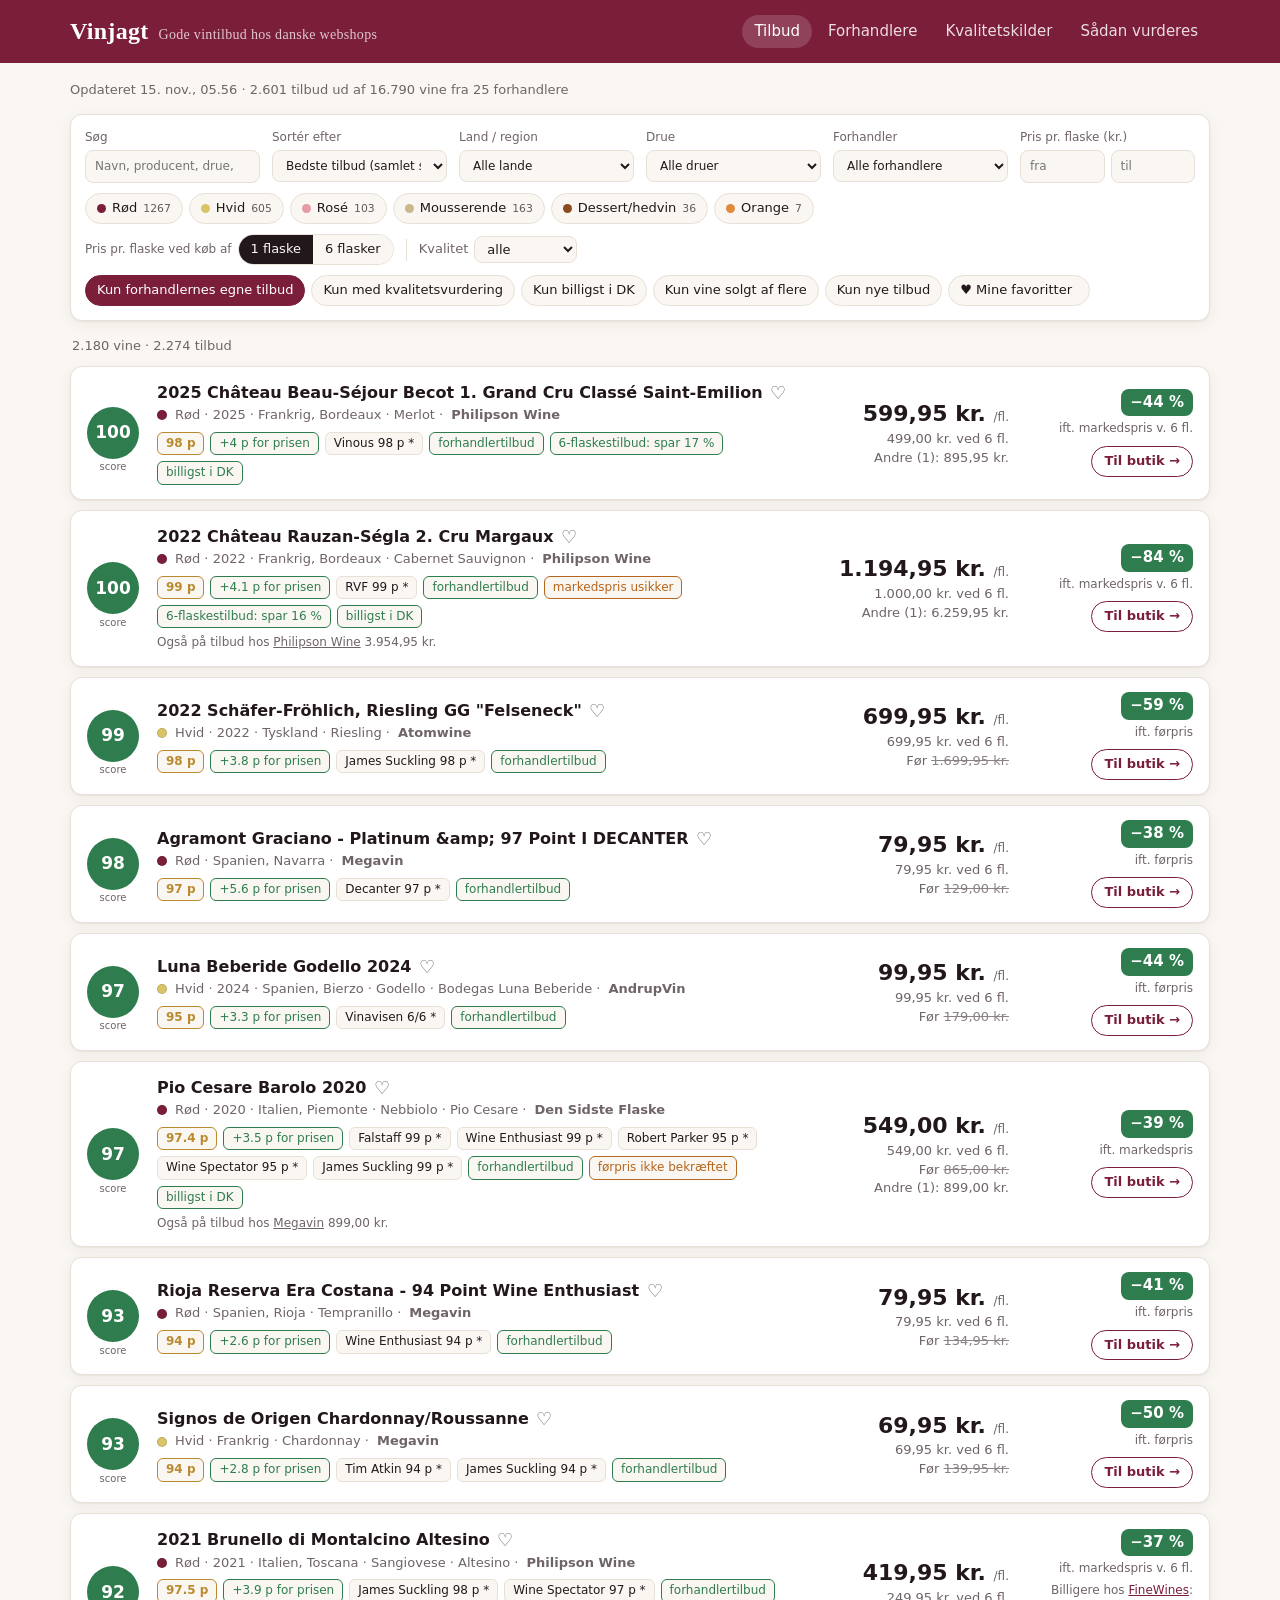
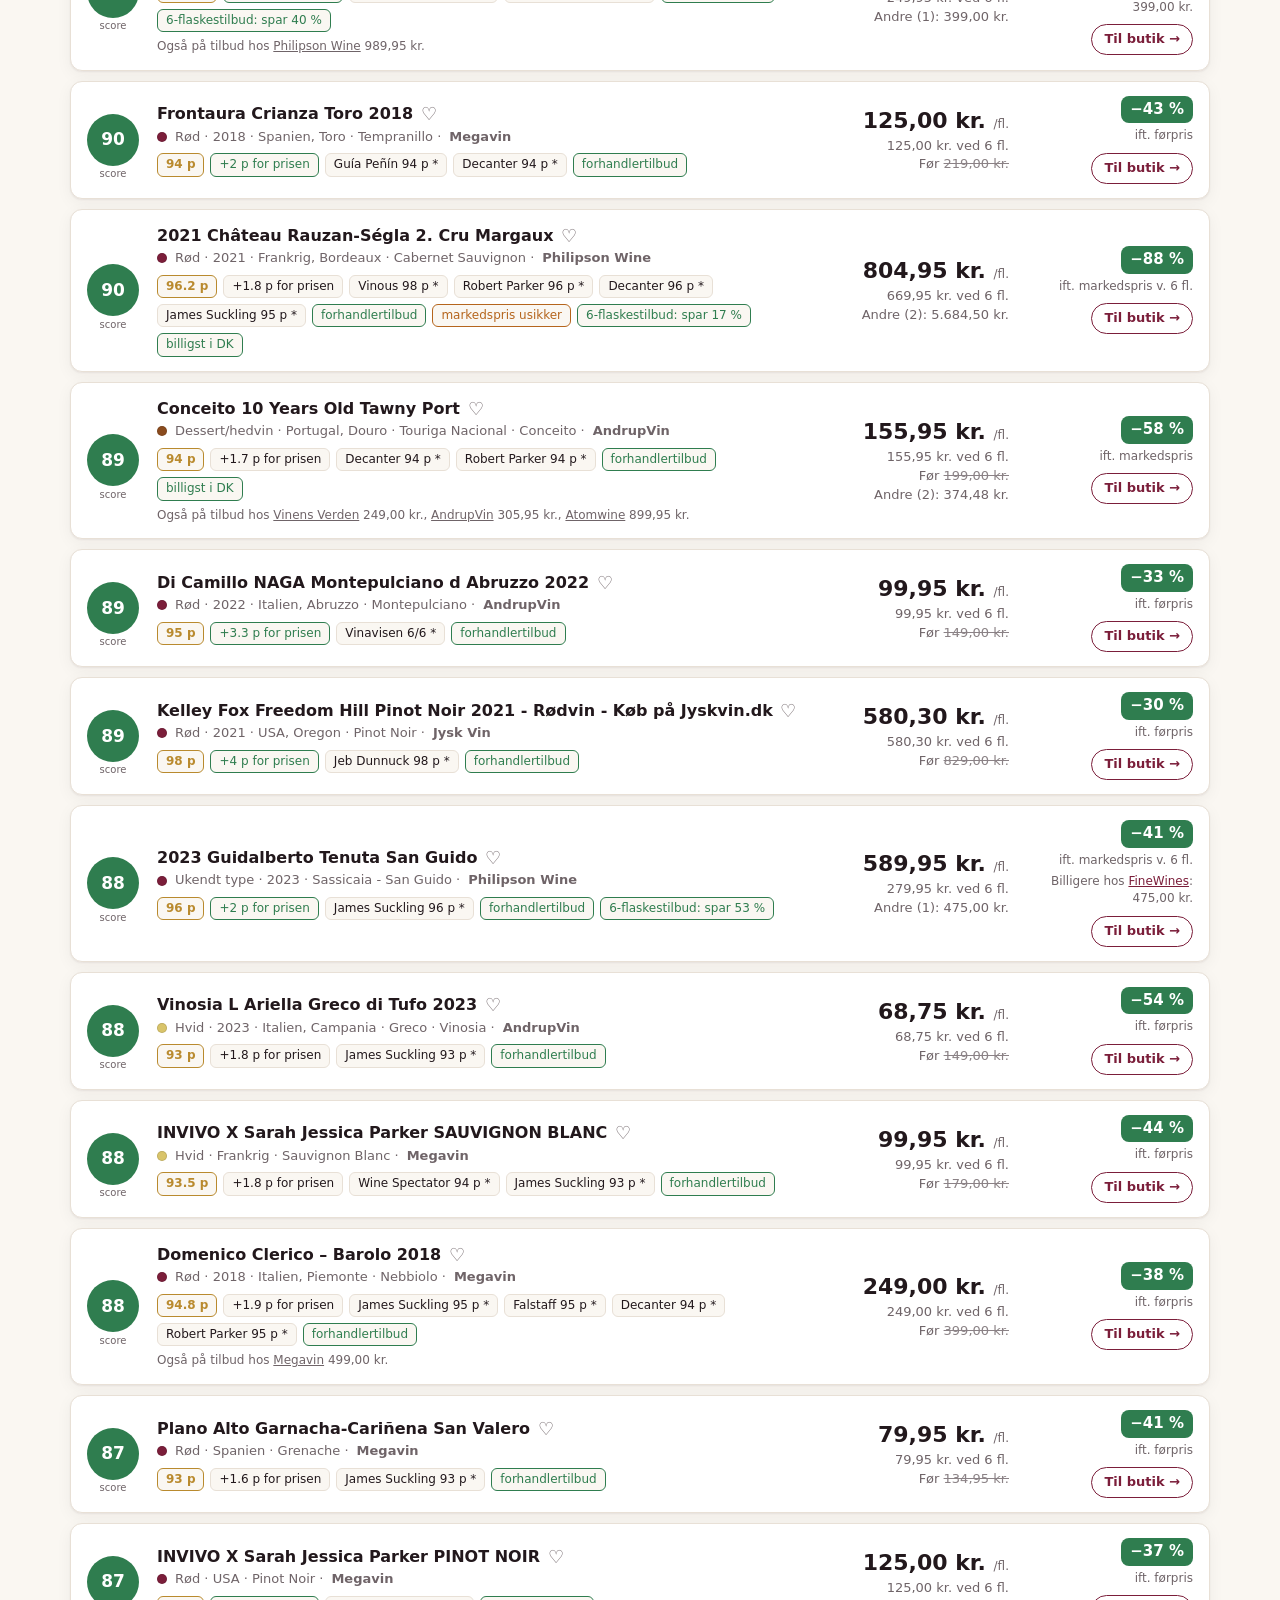
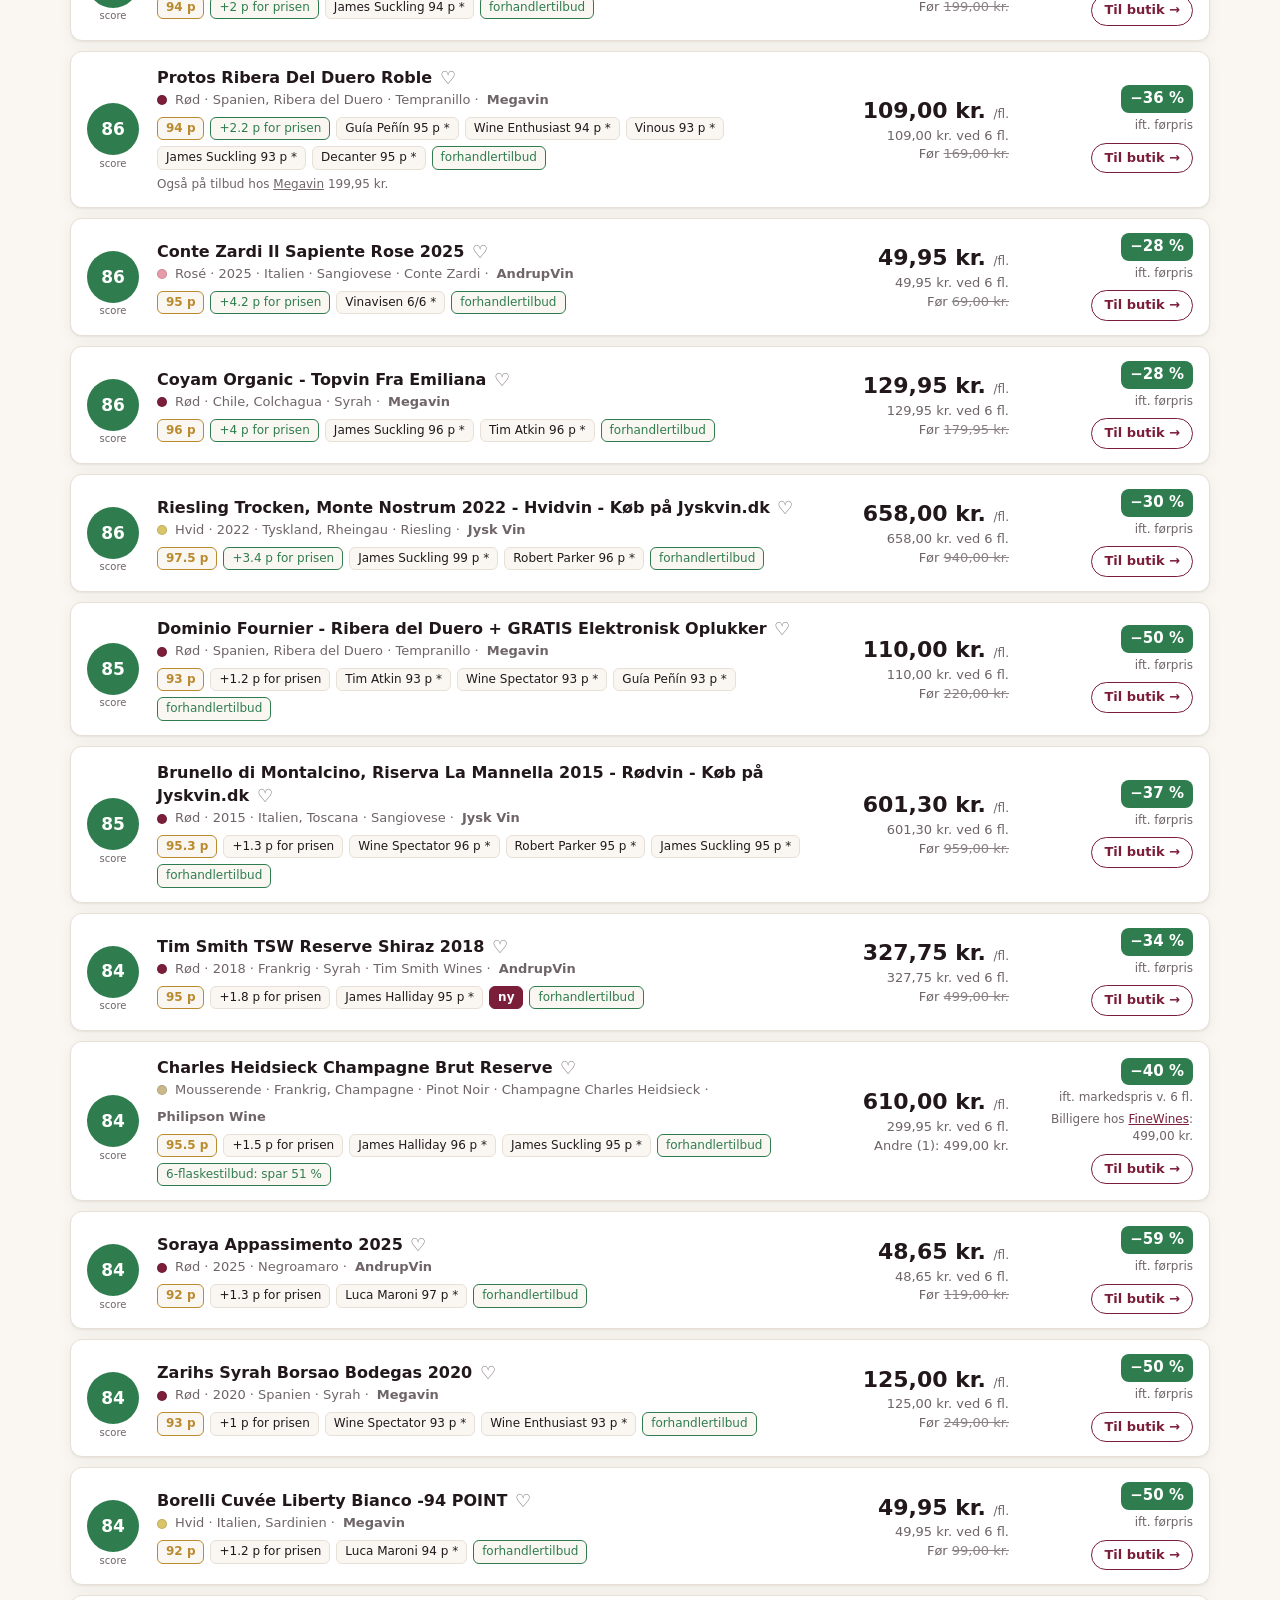
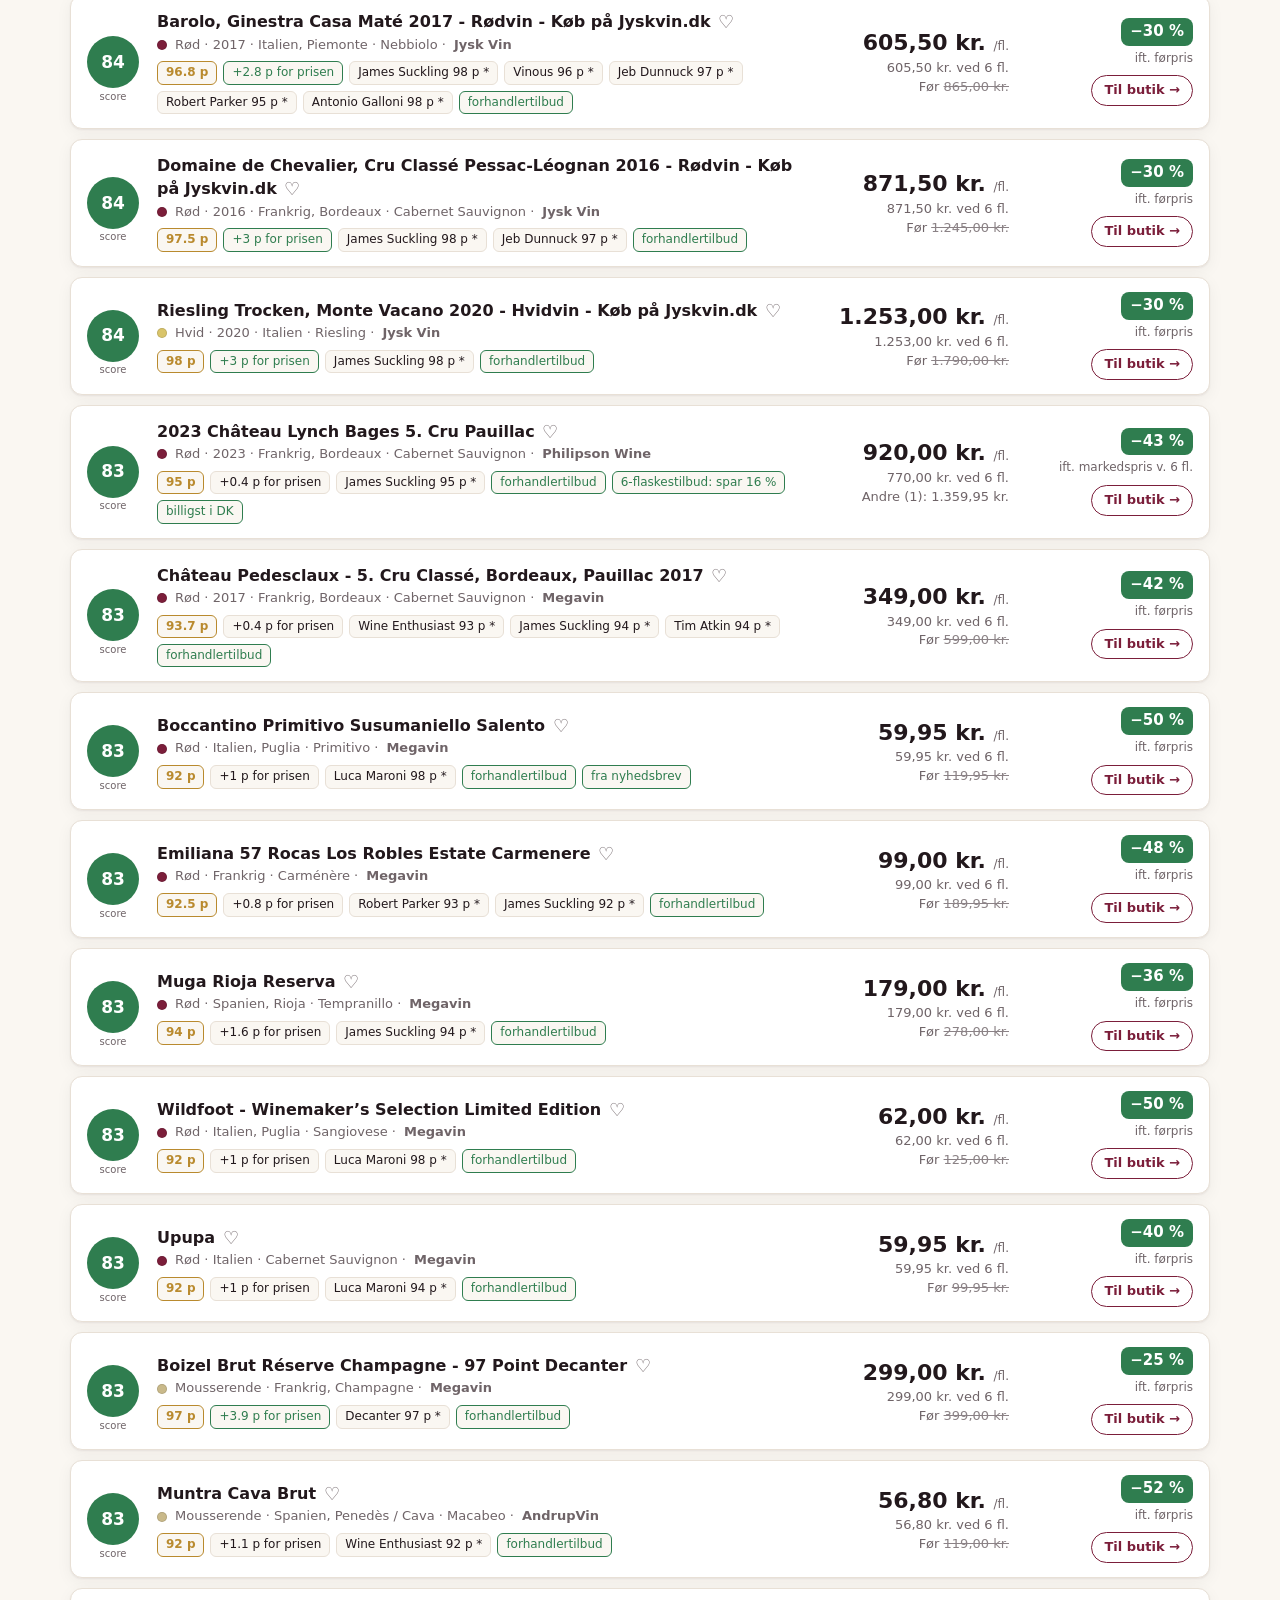
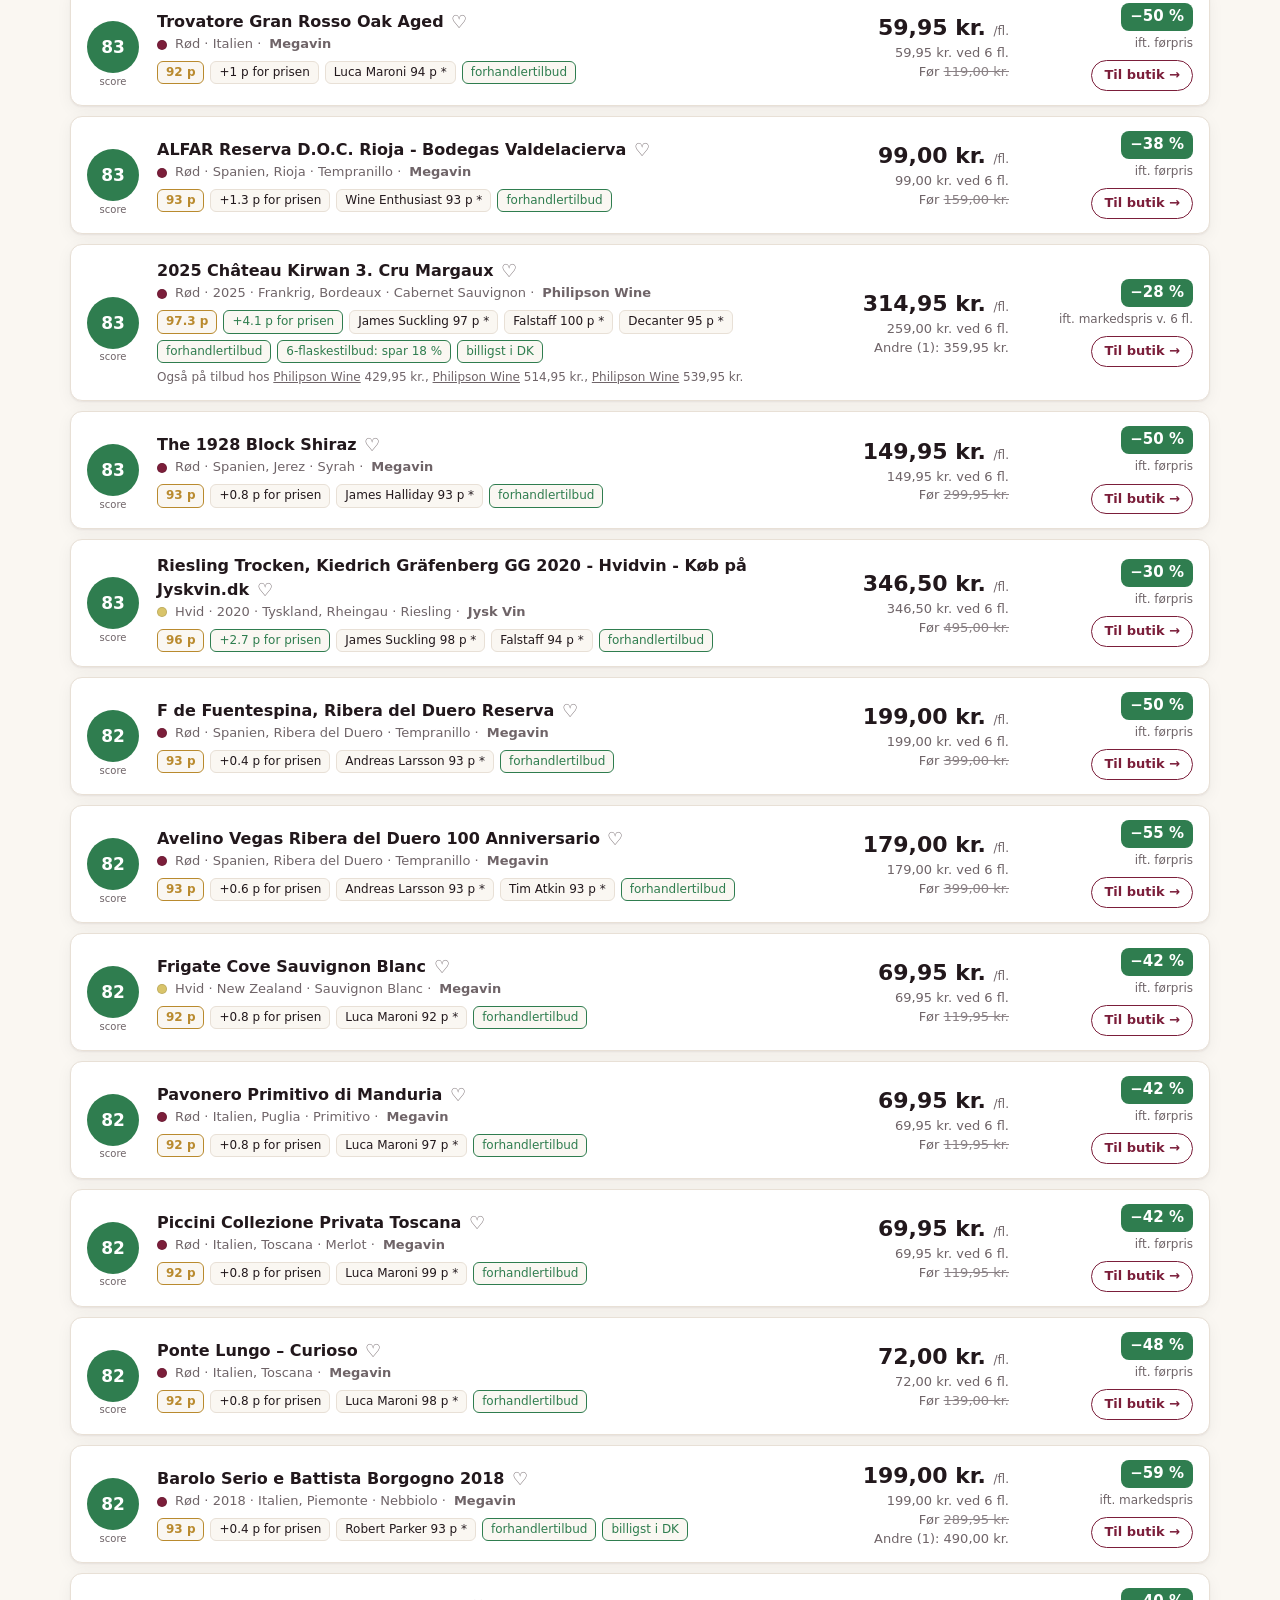
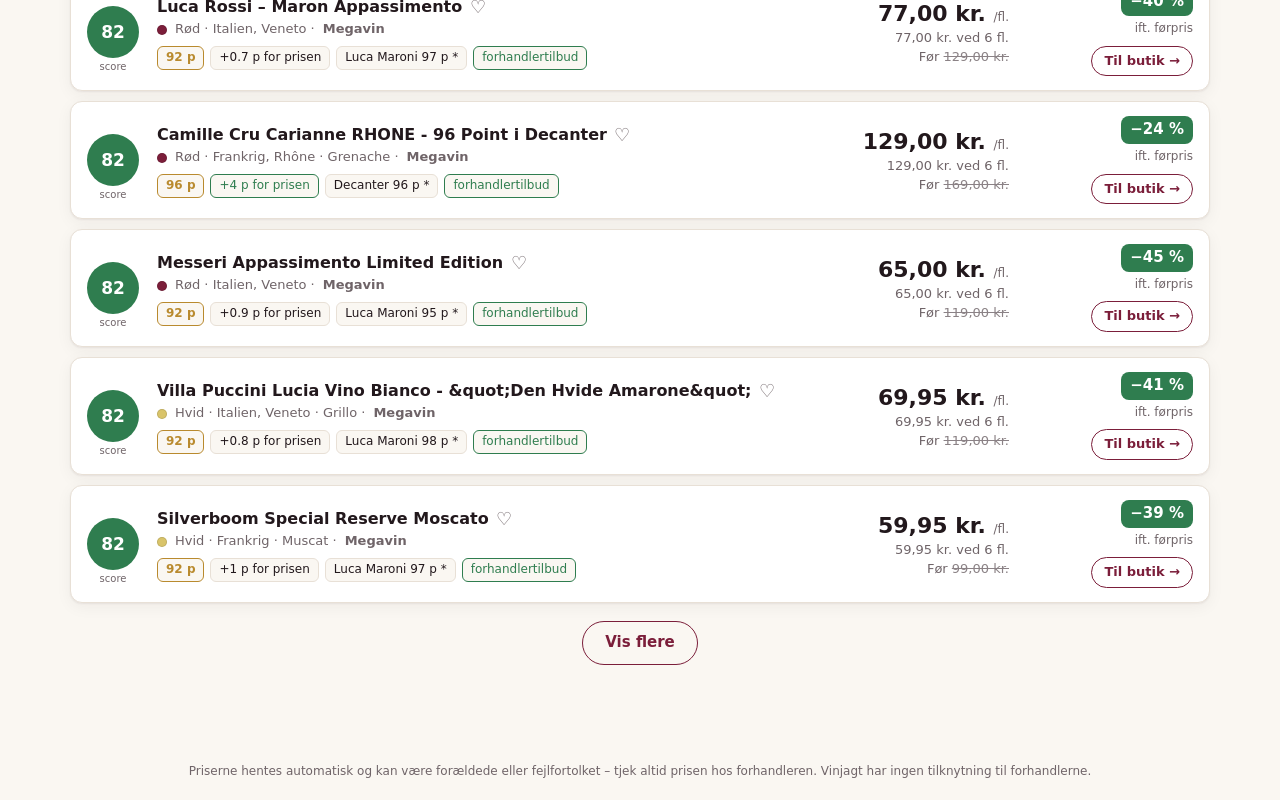
<file: index.html>
<!DOCTYPE html>
<html lang="da">
<head>
<meta charset="utf-8">
<meta name="viewport" content="width=device-width, initial-scale=1">
<title>Vinjagt – gode vintilbud hos danske webshops</title>
<link rel="icon" href="data:image/svg+xml,<svg xmlns='http://www.w3.org/2000/svg' viewBox='0 0 100 100'><text y='.9em' font-size='90'>🍷</text></svg>">
<link rel="stylesheet" href="assets/style.css">
</head>
<body>
<header class="top"><div class="wrap">
  <h1 id="title">Vinjagt<span id="subtitle"></span></h1>
  <nav><a href="index.html" class="on">Tilbud</a><a href="forhandlere.html">Forhandlere</a><a href="kilder.html">Kvalitetskilder</a><a href="metode.html">Sådan vurderes</a></nav>
</div></header>
<main class="wrap">
  <p class="meta" id="meta">Indlæser …</p>
  <section class="filters" id="filters" aria-label="Filtre">
    <label class="f-search">Søg<input id="q" type="search" placeholder="Navn, producent, drue, område …"></label>
    <button class="ftoggle" id="ftoggle" type="button" aria-expanded="false" aria-controls="filters">Filtre</button>
    <label class="f-sort">Sortér efter
      <select id="sort">
        <option value="s">Bedste tilbud (samlet score)</option>
        <option value="d">Største rabat</option>
        <option value="p">Laveste pris</option>
        <option value="-p">Højeste pris</option>
        <option value="q">Højeste kvalitet</option>
        <option value="v">Bedste værdi for pengene</option>
        <option value="n">Navn A–Å</option>
        <option value="fs">Nyeste tilbud</option>
      </select></label>
    <label class="f-country">Land / region<select id="country"><option value="">Alle lande</option></select></label>
    <label class="f-grape">Drue<select id="grape"><option value="">Alle druer</option></select></label>
    <label class="f-shop">Forhandler<select id="shop"><option value="">Alle forhandlere</option></select></label>
    <div class="f-price"><span>Pris pr. flaske (kr.)</span>
      <div><input id="min" type="number" min="0" step="10" placeholder="fra" aria-label="Mindste pris">
      <input id="max" type="number" min="0" step="10" placeholder="til" aria-label="Højeste pris"></div></div>
    <div class="chips" id="types"></div>
    <div class="chips">
      <span class="lbl">Pris pr. flaske ved køb af</span>
      <span class="seg" id="basis"><button data-v="1" class="on">1 flaske</button><button data-v="6">6 flasker</button></span>
      <span class="sep"></span>
      <label class="inline">Kvalitet <select id="minq"><option value="">alle</option><option value="85">85+ point</option>
        <option value="88">88+ point</option><option value="90">90+ point</option><option value="92">92+ point</option></select></label>
    </div>
    <div class="chips">
      <button class="chip" id="own" title="Kun varer forhandleren selv har sat ned eller lagt på sin tilbudsside">Kun forhandlernes egne tilbud</button>
      <button class="chip" id="rated">Kun med kvalitetsvurdering</button>
      <button class="chip" id="cheapest">Kun billigst i DK</button>
      <button class="chip" id="multi">Kun vine solgt af flere</button>
      <button class="chip" id="fresh" title="Tilbud der er startet inden for det seneste døgn">Kun nye tilbud</button>
      <button class="chip" id="favs" title="Vine du har markeret med ♥ (gemmes i denne browser)">♥ Mine favoritter <small id="favn"></small></button>
      <button class="reset" id="reset" type="button" hidden>Nulstil filtre</button>
    </div>
  </section>
  <p class="count" id="count"></p>
  <div class="list" id="list"></div>
  <button class="more" id="more" hidden>Vis flere</button>
</main>
<footer>Priserne hentes automatisk og kan være forældede eller fejlfortolket – tjek altid prisen hos forhandleren. Vinjagt har ingen tilknytning til forhandlerne.</footer>
<script src="assets/common.js"></script>
<script src="assets/app.js"></script>
</body>
</html>
</file>
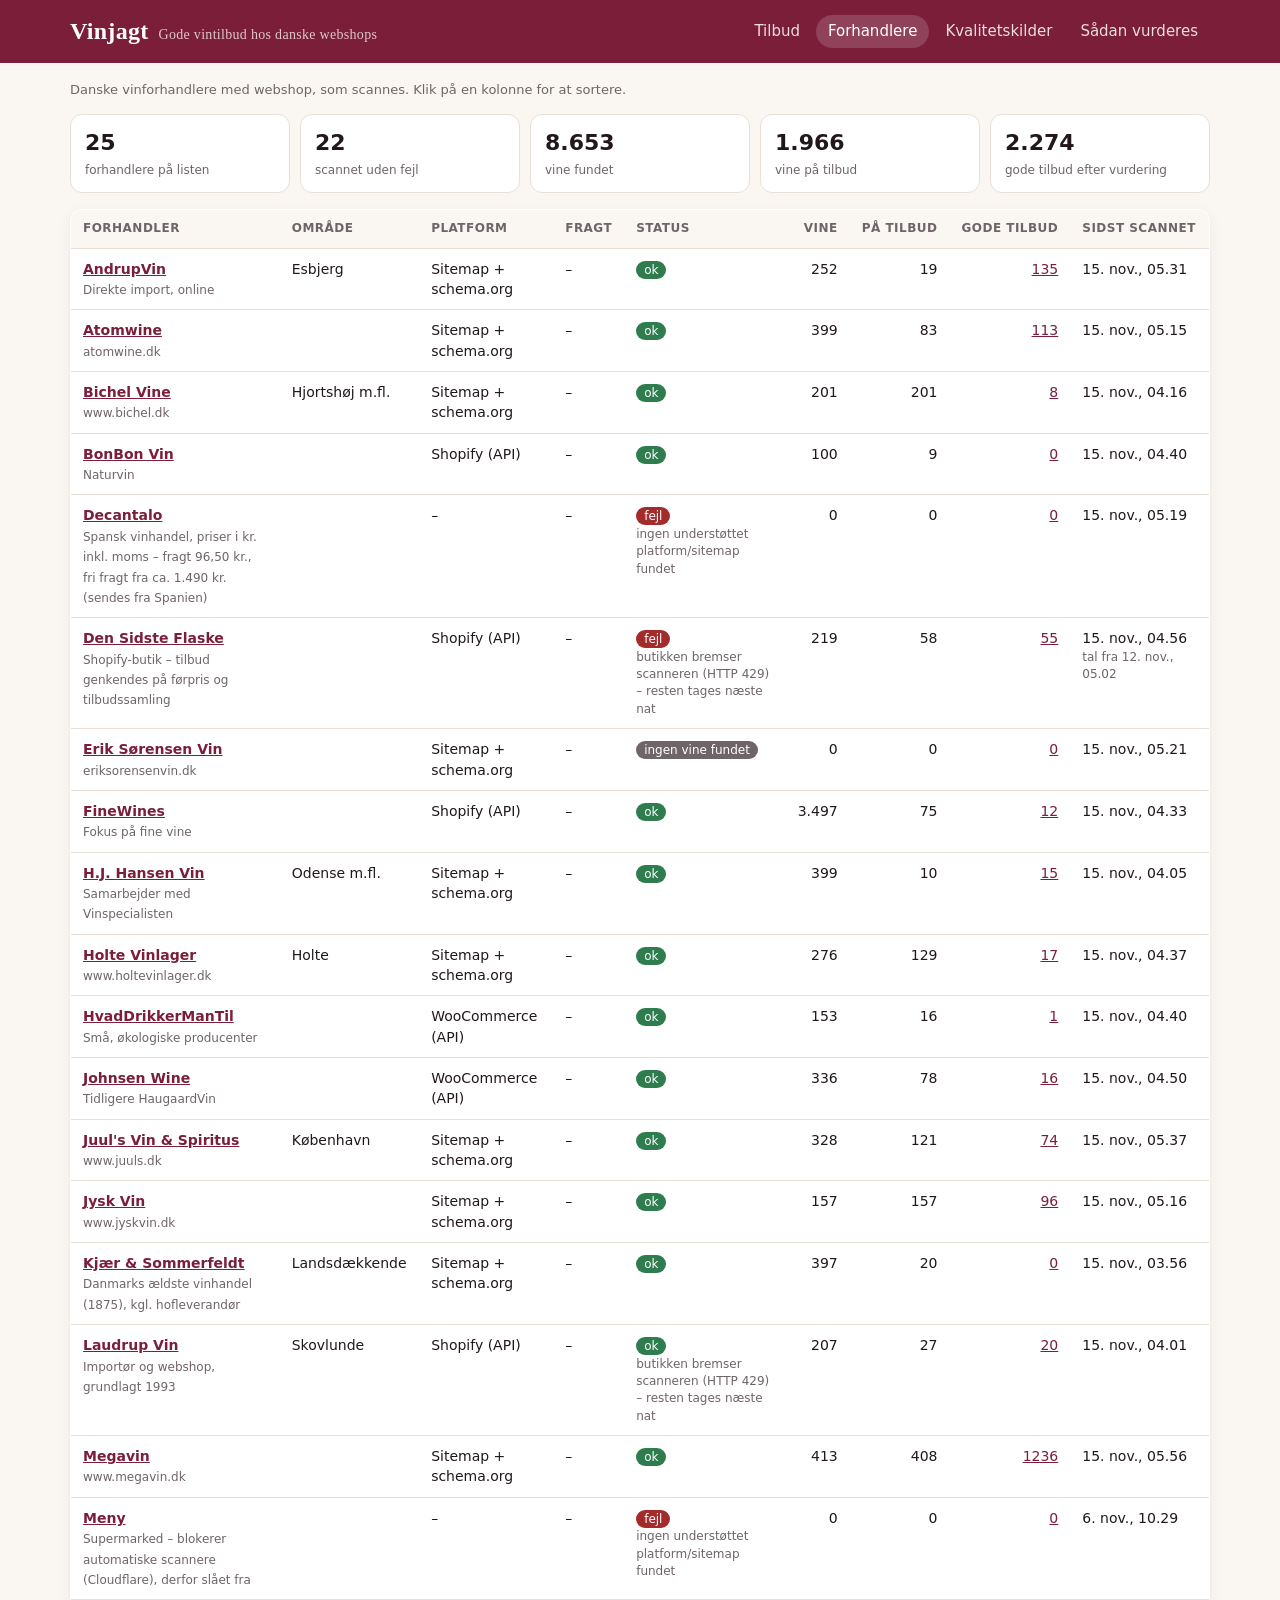
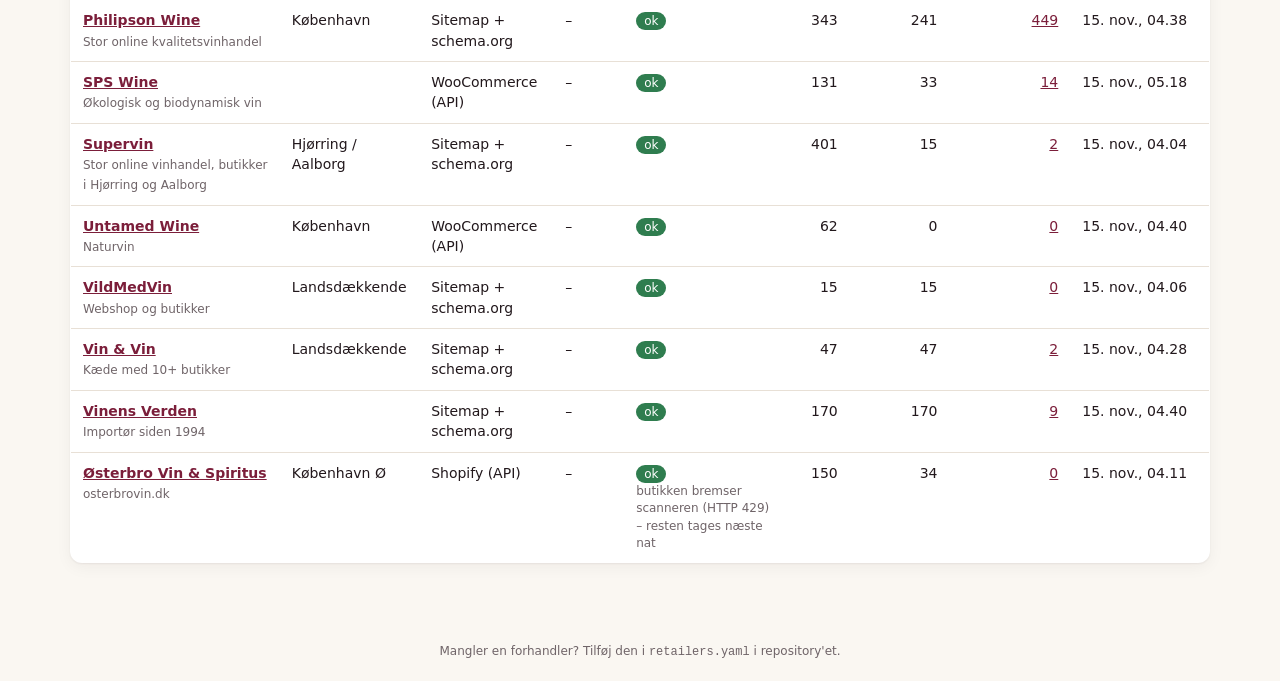
<file: forhandlere.html>
<!DOCTYPE html>
<html lang="da">
<head>
<meta charset="utf-8">
<meta name="viewport" content="width=device-width, initial-scale=1">
<title>Forhandlere – Vinjagt</title>
<link rel="icon" href="data:image/svg+xml,<svg xmlns='http://www.w3.org/2000/svg' viewBox='0 0 100 100'><text y='.9em' font-size='90'>🍷</text></svg>">
<link rel="stylesheet" href="assets/style.css">
</head>
<body>
<header class="top"><div class="wrap">
  <h1 id="title">Vinjagt<span id="subtitle"></span></h1>
  <nav><a href="index.html">Tilbud</a><a href="forhandlere.html" class="on">Forhandlere</a><a href="kilder.html">Kvalitetskilder</a><a href="metode.html">Sådan vurderes</a></nav>
</div></header>
<main class="wrap">
  <p class="meta">Danske vinforhandlere med webshop, som scannes. Klik på en kolonne for at sortere.</p>
  <div class="summary" id="sum"></div>
  <table class="shops">
    <thead><tr>
      <th data-k="name">Forhandler</th><th data-k="city" class="hide-m">Område</th><th data-k="platform" class="hide-m">Platform</th><th data-k="free_shipping_over" class="hide-m">Fragt</th>
      <th data-k="status">Status</th><th data-k="wines" class="num">Vine</th><th data-k="offer_products" class="num">På tilbud</th><th data-k="deals" class="num">Gode tilbud</th>
      <th data-k="last_scan" class="hide-m">Sidst scannet</th>
    </tr></thead>
    <tbody id="rows"></tbody>
  </table>
</main>
<footer>Mangler en forhandler? Tilføj den i <code>retailers.yaml</code> i repository'et.</footer>
<script src="assets/common.js"></script>
<script>
(async () => {
  await V.header();
  const shops = await V.json("data/retailers.json").catch(() => []);
  const PLAT = {shopify: "Shopify (API)", woocommerce: "WooCommerce (API)", generic: "Sitemap + schema.org"};
  const ok = shops.filter(s => s.status === "ok");
  document.getElementById("sum").innerHTML = [
    [shops.filter(s => s.enabled).length, "forhandlere på listen"], [ok.length, "scannet uden fejl"],
    [shops.reduce((a, s) => a + s.wines, 0).toLocaleString("da-DK"), "vine fundet"],
    [shops.reduce((a, s) => a + (s.offer_products || 0), 0).toLocaleString("da-DK"), "vine på tilbud"],
    [shops.reduce((a, s) => a + s.deals, 0).toLocaleString("da-DK"), "gode tilbud efter vurdering"],
  ].map(([b, s]) => `<div><b>${b}</b><span>${s}</span></div>`).join("");
  let key = "name", dir = 1;
  const val = (s, k) => k === "status" ? (s.status === "ok" ? 0 : 1) + s.status : (s[k] ?? "");
  function render() {
    const rows = [...shops].sort((a, b) => {
      const x = val(a, key), y = val(b, key);
      return (typeof x === "number" ? x - y : String(x).localeCompare(String(y), "da")) * dir;
    });
    document.getElementById("rows").innerHTML = rows.map(s => `<tr>
      <td><a href="${V.esc(s.url)}" target="_blank" rel="noopener"><b>${V.esc(s.name)}</b></a><br><span class="err">${V.esc(s.note || new URL(s.url).host)}</span>${s.foreign ? ` <span class="st other">${V.esc(s.currency)}</span>` : ""}</td>
      <td class="hide-m">${V.esc(s.city || "")}</td>
      <td class="hide-m">${V.esc(PLAT[s.platform] || s.platform || "–")}</td>
      <td class="hide-m">${[s.shipping != null ? V.kr(s.shipping) : "", s.free_shipping_over != null ? `fri over ${V.kr(s.free_shipping_over)}` : ""].filter(Boolean).join(", ") || "–"}</td>
      <td><span class="st ${s.status === "ok" ? "ok" : s.status === "fejl" ? "fejl" : "other"}">${V.esc(s.status)}</span>
        ${s.error ? `<div class="err">${V.esc(s.error)}</div>` : ""}</td>
      <td class="num">${s.wines.toLocaleString("da-DK")}</td>
      <td class="num" title="${V.esc((s.offer_pages || []).join("\n") || "Ingen tilbudsside fundet")}">${(s.offer_products || 0).toLocaleString("da-DK")}</td>
      <td class="num"><a href="index.html#shop=${encodeURIComponent(s.id)}">${s.deals}</a></td>
      <td class="hide-m">${V.when(s.last_scan)}${s.status !== "ok" && s.last_ok ? `<div class="err">tal fra ${V.when(s.last_ok)}</div>` : ""}</td></tr>`).join("");
  }
  document.querySelectorAll("th[data-k]").forEach(th => th.addEventListener("click", () => {
    dir = key === th.dataset.k ? -dir : (["wines", "deals", "offer_products"].includes(th.dataset.k) ? -1 : 1); key = th.dataset.k; render();
  }));
  render();
})();
</script>
</body>
</html>
</file>
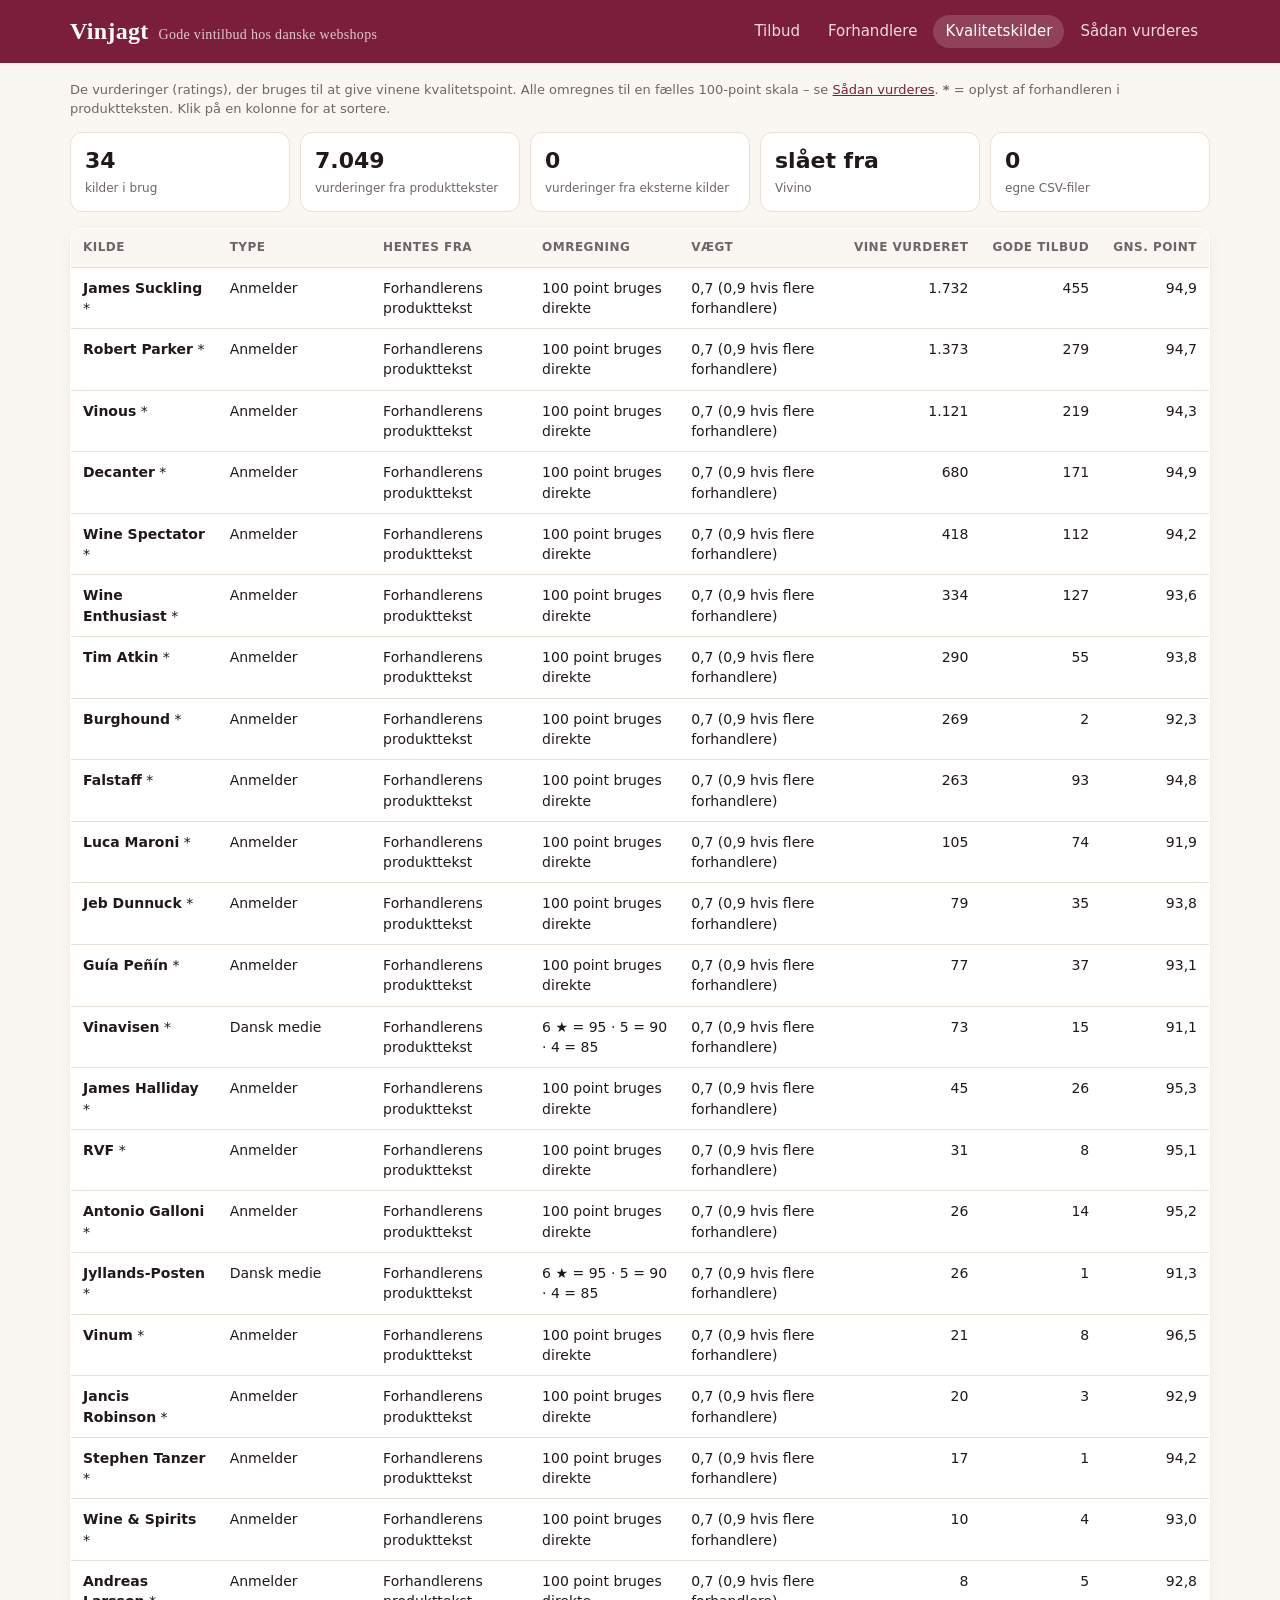
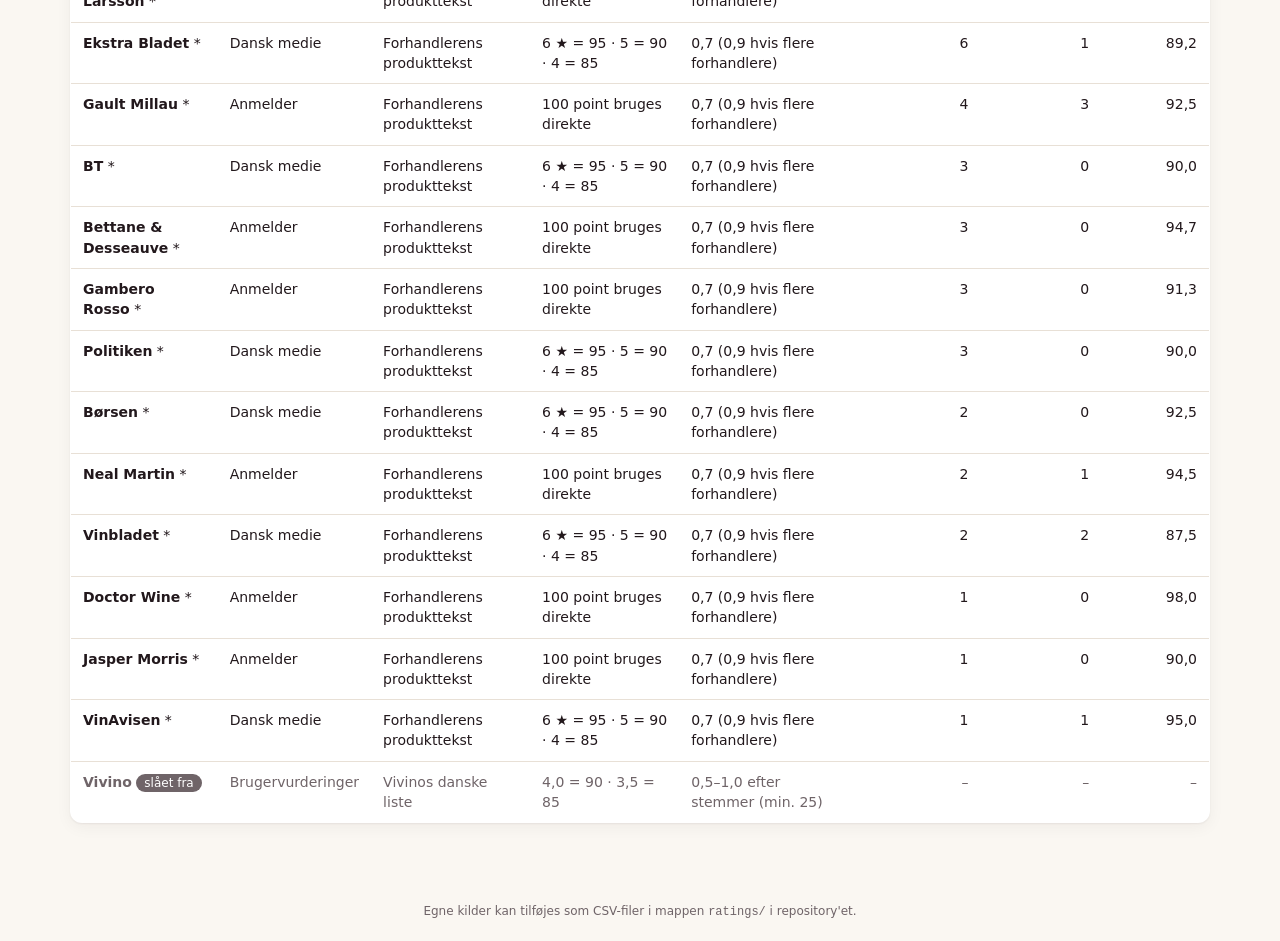
<file: kilder.html>
<!DOCTYPE html>
<html lang="da">
<head>
<meta charset="utf-8">
<meta name="viewport" content="width=device-width, initial-scale=1">
<title>Kvalitetskilder – Vinjagt</title>
<link rel="icon" href="data:image/svg+xml,<svg xmlns='http://www.w3.org/2000/svg' viewBox='0 0 100 100'><text y='.9em' font-size='90'>🍷</text></svg>">
<link rel="stylesheet" href="assets/style.css">
</head>
<body>
<header class="top"><div class="wrap">
  <h1 id="title">Vinjagt<span id="subtitle"></span></h1>
  <nav><a href="index.html">Tilbud</a><a href="forhandlere.html">Forhandlere</a><a href="kilder.html" class="on">Kvalitetskilder</a><a href="metode.html">Sådan vurderes</a></nav>
</div></header>
<main class="wrap">
  <p class="meta">De vurderinger (ratings), der bruges til at give vinene kvalitetspoint. Alle omregnes til en fælles
    100-point skala – se <a href="metode.html">Sådan vurderes</a>. <b>*</b> = oplyst af forhandleren i produktteksten.
    Klik på en kolonne for at sortere.</p>
  <div class="summary" id="sum"></div>
  <table class="shops">
    <thead><tr>
      <th data-k="s">Kilde</th><th data-k="kind" class="hide-m">Type</th><th data-k="how" class="hide-m">Hentes fra</th>
      <th data-k="conv" class="hide-m">Omregning</th><th data-k="w" class="hide-m">Vægt</th>
      <th data-k="vine" class="num">Vine vurderet</th><th data-k="tilbud" class="num">Gode tilbud</th><th data-k="pt" class="num hide-m">Gns. point</th>
    </tr></thead>
    <tbody id="rows"></tbody>
  </table>
</main>
<footer>Egne kilder kan tilføjes som CSV-filer i mappen <code>ratings/</code> i repository'et.</footer>
<script src="assets/common.js"></script>
<script>
(async () => {
  await V.header();
  const k = await V.json("data/kilder.json").catch(() => ({sources: []}));
  const CONV = {100: "100 point bruges direkte", 20: "17/20 = 92 · 16/20 = 89", 6: "6 ★ = 95 · 5 = 90 · 4 = 85", 5: "4,0 = 90 · 3,5 = 85"};
  const conv = s => s.skala.map(x => CONV[x] || `${x}-skala omregnes forholdsmæssigt`).join("; ");
  const describe = s => s.own
    ? {kind: s.skala.includes(6) ? "Dansk medie" : "Anmelder", how: "Forhandlerens produkttekst",
       w: "0,7 (0,9 hvis flere forhandlere)"}
    : s.s === "Vivino"
      ? {kind: "Brugervurderinger", how: "Vivinos danske liste", w: `0,5–1,0 efter stemmer (min. ${k.min_vivino_ratings || 25})`}
      : {kind: "Egen kilde", how: "CSV-fil i ratings/", w: "1,0"};
  const rows0 = k.sources.map(s => ({...s, ...describe(s), conv: conv(s)}));
  // Vivino vises altid – også når kilden er slået fra eller blokeret og derfor ikke har vurderet nogen vine
  const vs = k.vivino_status || {status: k.vivino ? "ikke hentet endnu" : "slået fra"};
  const vLabel = vs.status === "ok" ? (vs.saved ? "" : "ingen vurderinger") : vs.status;
  const vTitle = [vs.detail, vs.time && `sidst forsøgt ${V.when(vs.time)}`].filter(Boolean).join(", ");
  const vBadge = vLabel ? ` <span class="st ${vs.status === "slået fra" ? "other" : "fejl"}" title="${V.esc(vTitle)}">${V.esc(vLabel)}</span>` : "";
  const vOff = !rows0.some(s => s.s === "Vivino" && !s.own)
    ? [{s: "Vivino", own: false, off: true, ...describe({s: "Vivino", own: false}), conv: CONV[5]}] : [];
  const fmt = n => n.toLocaleString("da-DK");
  document.getElementById("sum").innerHTML = [
    [new Set(rows0.map(s => s.s)).size, "kilder i brug"],
    [fmt(rows0.filter(s => s.own).reduce((a, s) => a + s.vine, 0)), "vurderinger fra produkttekster"],
    [fmt(rows0.filter(s => !s.own).reduce((a, s) => a + s.vine, 0)), "vurderinger fra eksterne kilder"],
    [vLabel || "slået til", "Vivino"],
    [k.csv_files || 0, "egne CSV-filer"],
  ].map(([b, s]) => `<div><b>${b}</b><span>${s}</span></div>`).join("");
  let key = "vine", dir = -1;
  function render() {
    const rows = [...rows0].sort((a, b) => {
      const x = a[key] ?? "", y = b[key] ?? "";
      return (typeof x === "number" ? x - y : String(x).localeCompare(String(y), "da")) * dir || b.vine - a.vine;
    });
    document.getElementById("rows").innerHTML = (rows.length ? "" :
      `<tr><td colspan="8" class="empty">Ingen vine har en kvalitetsvurdering endnu.</td></tr>`) + [...rows, ...vOff].map(s => `<tr${s.off ? ' class="off"' : ""}>
      <td><b>${V.esc(s.s)}</b>${s.own ? " *" : ""}${s.s === "Vivino" && !s.own ? vBadge : ""}<span class="only-m"><br><span class="err">${V.esc(s.kind)}</span></span></td>
      <td class="hide-m">${V.esc(s.kind)}</td>
      <td class="hide-m">${V.esc(s.how)}</td>
      <td class="hide-m">${V.esc(s.conv)}</td>
      <td class="hide-m">${V.esc(s.w)}</td>
      <td class="num">${s.off ? "–" : fmt(s.vine)}</td>
      <td class="num">${s.off ? "–" : fmt(s.tilbud)}</td>
      <td class="num hide-m">${s.off ? "–" : s.pt.toLocaleString("da-DK", {minimumFractionDigits: 1, maximumFractionDigits: 1})}</td></tr>`).join("");
  }
  document.querySelectorAll("th[data-k]").forEach(th => th.addEventListener("click", () => {
    dir = key === th.dataset.k ? -dir : (["vine", "tilbud", "pt"].includes(th.dataset.k) ? -1 : 1); key = th.dataset.k; render();
  }));
  render();
})();
</script>
</body>
</html>
</file>
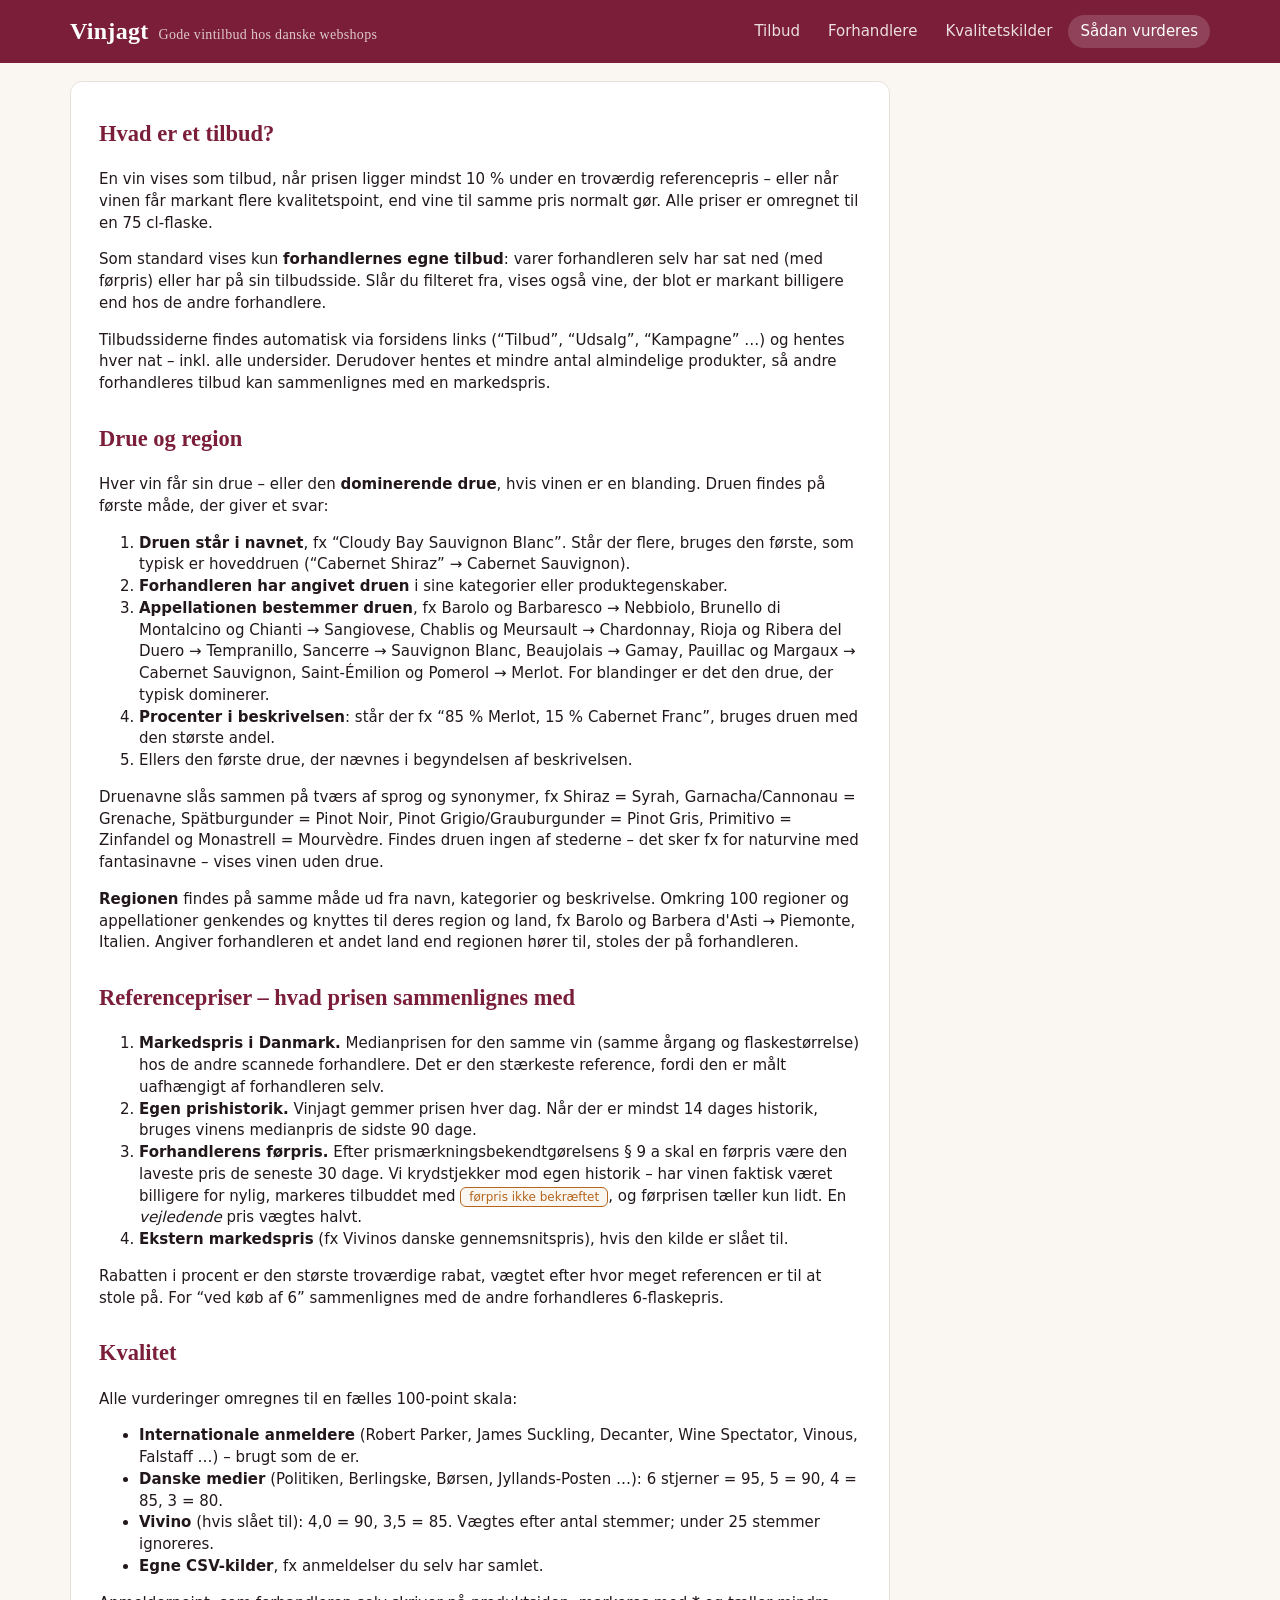
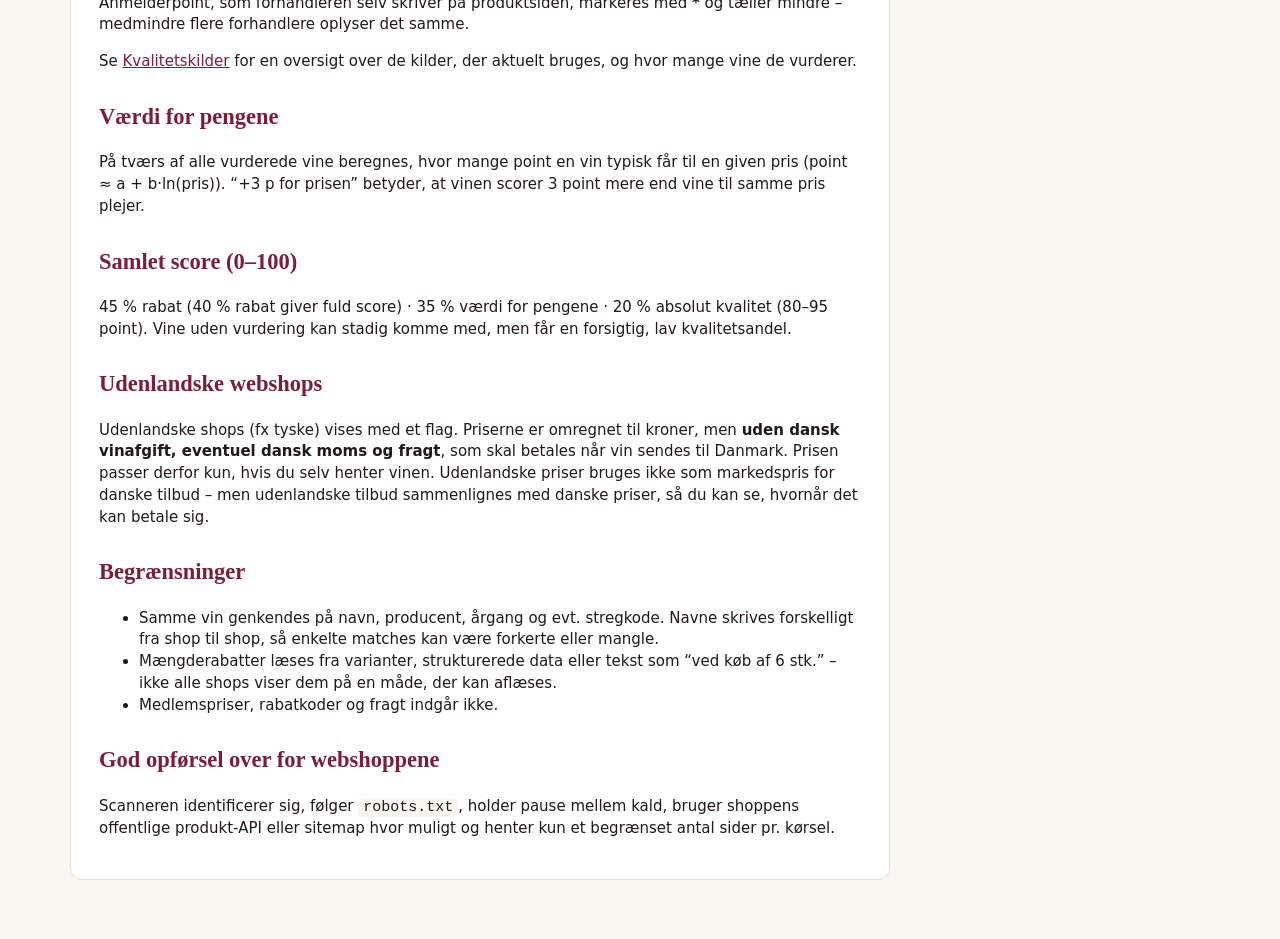
<file: metode.html>
<!DOCTYPE html>
<html lang="da">
<head>
<meta charset="utf-8">
<meta name="viewport" content="width=device-width, initial-scale=1">
<title>Sådan vurderes tilbud – Vinjagt</title>
<link rel="icon" href="data:image/svg+xml,<svg xmlns='http://www.w3.org/2000/svg' viewBox='0 0 100 100'><text y='.9em' font-size='90'>🍷</text></svg>">
<link rel="stylesheet" href="assets/style.css">
</head>
<body>
<header class="top"><div class="wrap">
  <h1 id="title">Vinjagt<span id="subtitle"></span></h1>
  <nav><a href="index.html">Tilbud</a><a href="forhandlere.html">Forhandlere</a><a href="kilder.html">Kvalitetskilder</a><a href="metode.html" class="on">Sådan vurderes</a></nav>
</div></header>
<main class="wrap">
<article class="doc">
<h2>Hvad er et tilbud?</h2>
<p>En vin vises som tilbud, når prisen ligger mindst 10&nbsp;% under en troværdig referencepris – eller når vinen
får markant flere kvalitetspoint, end vine til samme pris normalt gør. Alle priser er omregnet til en 75&nbsp;cl-flaske.</p>

<p>Som standard vises kun <b>forhandlernes egne tilbud</b>: varer forhandleren selv har sat ned (med førpris) eller
har på sin tilbudsside. Slår du filteret fra, vises også vine, der blot er markant billigere end hos de andre forhandlere.</p>
<p>Tilbudssiderne findes automatisk via forsidens links (“Tilbud”, “Udsalg”, “Kampagne” …) og hentes hver nat – inkl. alle
undersider. Derudover hentes et mindre antal almindelige produkter, så andre forhandleres tilbud kan sammenlignes med en markedspris.</p>

<h2>Drue og region</h2>
<p>Hver vin får sin drue – eller den <b>dominerende drue</b>, hvis vinen er en blanding. Druen findes på første måde,
der giver et svar:</p>
<ol>
  <li><b>Druen står i navnet</b>, fx “Cloudy Bay Sauvignon Blanc”. Står der flere, bruges den første, som typisk er
  hoveddruen (“Cabernet Shiraz” → Cabernet Sauvignon).</li>
  <li><b>Forhandleren har angivet druen</b> i sine kategorier eller produktegenskaber.</li>
  <li><b>Appellationen bestemmer druen</b>, fx Barolo og Barbaresco → Nebbiolo, Brunello di Montalcino og Chianti →
  Sangiovese, Chablis og Meursault → Chardonnay, Rioja og Ribera del Duero → Tempranillo, Sancerre → Sauvignon Blanc,
  Beaujolais → Gamay, Pauillac og Margaux → Cabernet Sauvignon, Saint-Émilion og Pomerol → Merlot.
  For blandinger er det den drue, der typisk dominerer.</li>
  <li><b>Procenter i beskrivelsen</b>: står der fx “85 % Merlot, 15 % Cabernet Franc”, bruges druen med den største andel.</li>
  <li>Ellers den første drue, der nævnes i begyndelsen af beskrivelsen.</li>
</ol>
<p>Druenavne slås sammen på tværs af sprog og synonymer, fx Shiraz = Syrah, Garnacha/Cannonau = Grenache,
Spätburgunder = Pinot Noir, Pinot Grigio/Grauburgunder = Pinot Gris, Primitivo = Zinfandel og Monastrell = Mourvèdre.
Findes druen ingen af stederne – det sker fx for naturvine med fantasinavne – vises vinen uden drue.</p>
<p><b>Regionen</b> findes på samme måde ud fra navn, kategorier og beskrivelse. Omkring 100 regioner og appellationer
genkendes og knyttes til deres region og land, fx Barolo og Barbera d'Asti → Piemonte, Italien. Angiver forhandleren et
andet land end regionen hører til, stoles der på forhandleren.</p>

<h2>Referencepriser – hvad prisen sammenlignes med</h2>
<ol>
  <li><b>Markedspris i Danmark.</b> Medianprisen for den samme vin (samme årgang og flaskestørrelse) hos de andre
  scannede forhandlere. Det er den stærkeste reference, fordi den er målt uafhængigt af forhandleren selv.</li>
  <li><b>Egen prishistorik.</b> Vinjagt gemmer prisen hver dag. Når der er mindst 14 dages historik, bruges
  vinens medianpris de sidste 90 dage.</li>
  <li><b>Forhandlerens førpris.</b> Efter prismærkningsbekendtgørelsens §&nbsp;9&nbsp;a skal en førpris være den laveste pris
  de seneste 30 dage. Vi krydstjekker mod egen historik – har vinen faktisk været billigere for nylig, markeres
  tilbuddet med <span class="tag warn">førpris ikke bekræftet</span>, og førprisen tæller kun lidt.
  En <i>vejledende</i> pris vægtes halvt.</li>
  <li><b>Ekstern markedspris</b> (fx Vivinos danske gennemsnitspris), hvis den kilde er slået til.</li>
</ol>
<p>Rabatten i procent er den største troværdige rabat, vægtet efter hvor meget referencen er til at stole på.
For “ved køb af 6” sammenlignes med de andre forhandleres 6-flaskepris.</p>

<h2>Kvalitet</h2>
<p>Alle vurderinger omregnes til en fælles 100-point skala:</p>
<ul>
  <li><b>Internationale anmeldere</b> (Robert Parker, James Suckling, Decanter, Wine Spectator, Vinous, Falstaff …) – brugt som de er.</li>
  <li><b>Danske medier</b> (Politiken, Berlingske, Børsen, Jyllands-Posten …): 6 stjerner = 95, 5 = 90, 4 = 85, 3 = 80.</li>
  <li><b>Vivino</b> (hvis slået til): 4,0 = 90, 3,5 = 85. Vægtes efter antal stemmer; under 25 stemmer ignoreres.</li>
  <li><b>Egne CSV-kilder</b>, fx anmeldelser du selv har samlet.</li>
</ul>
<p>Anmelderpoint, som forhandleren selv skriver på produktsiden, markeres med <b>*</b> og tæller mindre –
medmindre flere forhandlere oplyser det samme.</p>
<p>Se <a href="kilder.html">Kvalitetskilder</a> for en oversigt over de kilder, der aktuelt bruges, og hvor mange vine de vurderer.</p>

<h2>Værdi for pengene</h2>
<p>På tværs af alle vurderede vine beregnes, hvor mange point en vin typisk får til en given pris
(point ≈ a + b·ln(pris)). “+3 p for prisen” betyder, at vinen scorer 3 point mere end vine til samme pris plejer.</p>

<h2>Samlet score (0–100)</h2>
<p>45&nbsp;% rabat (40&nbsp;% rabat giver fuld score) · 35&nbsp;% værdi for pengene · 20&nbsp;% absolut kvalitet (80–95 point).
Vine uden vurdering kan stadig komme med, men får en forsigtig, lav kvalitetsandel.</p>

<h2>Udenlandske webshops</h2>
<p>Udenlandske shops (fx tyske) vises med et flag. Priserne er omregnet til kroner, men <b>uden dansk vinafgift,
eventuel dansk moms og fragt</b>, som skal betales når vin sendes til Danmark. Prisen passer derfor kun, hvis du selv
henter vinen. Udenlandske priser bruges ikke som markedspris for danske tilbud – men udenlandske tilbud sammenlignes
med danske priser, så du kan se, hvornår det kan betale sig.</p>

<h2>Begrænsninger</h2>
<ul>
  <li>Samme vin genkendes på navn, producent, årgang og evt. stregkode. Navne skrives forskelligt fra shop til shop,
  så enkelte matches kan være forkerte eller mangle.</li>
  <li>Mængderabatter læses fra varianter, strukturerede data eller tekst som “ved køb af 6 stk.” – ikke alle
  shops viser dem på en måde, der kan aflæses.</li>
  <li>Medlemspriser, rabatkoder og fragt indgår ikke.</li>
</ul>

<h2>God opførsel over for webshoppene</h2>
<p>Scanneren identificerer sig, følger <code>robots.txt</code>, holder pause mellem kald, bruger shoppens offentlige
produkt-API eller sitemap hvor muligt og henter kun et begrænset antal sider pr. kørsel.</p>
</article>
</main>
<script src="assets/common.js"></script>
<script>V.header()</script>
</body>
</html>
</file>
<file: assets/style.css>
:root{
  --bg:#faf7f2; --panel:#fff; --ink:#22181c; --muted:#6f6468; --line:#e8e0d6;
  --wine:#7b1e3a; --wine-2:#a33a58; --gold:#b98a2e; --ok:#2f7d4f; --warn:#b5651d; --bad:#a32b2b;
  --t-rød:#7b1e3a; --t-hvid:#d9c46a; --t-rosé:#e79aa8; --t-mousserende:#c9b98a; --t-dessert:#8a4b1e; --t-orange:#e08a3c;
  --r:12px; --shadow:0 1px 2px rgba(34,24,28,.06),0 4px 16px rgba(34,24,28,.05);
  font-family: ui-sans-serif, system-ui, -apple-system, "Segoe UI", Roboto, sans-serif;
}
@media (prefers-color-scheme: dark){
  :root{--bg:#161214; --panel:#1f1a1c; --ink:#f1ebe6; --muted:#a99ea2; --line:#352d30; --wine:#e07a96; --wine-2:#f09ab0; --shadow:none}
}
*{box-sizing:border-box}
body{margin:0;background:var(--bg);color:var(--ink);line-height:1.45;font-size:15px}
a{color:var(--wine)}
header.top{background:var(--wine);color:#fff}
header.top .wrap{display:flex;align-items:center;gap:24px;padding:14px 20px;flex-wrap:wrap}
header.top h1{font-family:Georgia,"Times New Roman",serif;font-size:24px;margin:0;letter-spacing:.3px}
header.top h1 span{opacity:.75;font-size:14px;font-family:inherit;font-weight:400;margin-left:10px}
header.top nav{display:flex;flex-wrap:wrap;gap:4px;margin-left:auto}
header.top nav a{color:#fff;text-decoration:none;padding:6px 12px;border-radius:999px;opacity:.85}
header.top nav a.on,header.top nav a:hover{background:rgba(255,255,255,.16);opacity:1}
.wrap{max-width:1180px;margin:0 auto}
main.wrap{padding:18px 20px 60px}
.meta{color:var(--muted);font-size:13px;margin:0 0 14px}
.filters{background:var(--panel);border:1px solid var(--line);border-radius:var(--r);padding:14px;box-shadow:var(--shadow);
  display:grid;grid-template-columns:repeat(12,1fr);gap:10px 12px;position:sticky;top:0;z-index:5}
.filters label{min-width:0;font-size:12px;color:var(--muted);display:flex;flex-direction:column;gap:4px}
.filters input,.filters select{width:100%;font:inherit;padding:7px 9px;border:1px solid var(--line);border-radius:8px;background:var(--bg);color:var(--ink);min-width:0}
.f-search{grid-column:span 2}.f-sort{grid-column:span 2}.f-country,.f-grape,.f-shop,.f-price{grid-column:span 2}
.f-price{font-size:12px;color:var(--muted);display:flex;flex-direction:column;gap:4px;min-width:0}
.f-price div{display:flex;gap:6px}
.lbl{font-size:12px;color:var(--muted)}
label.inline{flex-direction:row;align-items:center;gap:6px;font-size:13px;color:var(--muted)}
label.inline select{width:auto;padding:4px 8px}
.chip small{opacity:.7}
.reset{margin-left:auto;font:inherit;font-size:13px;background:none;border:0;color:var(--wine);cursor:pointer;text-decoration:underline}
.ftoggle{display:none}
.chips{grid-column:1/-1;display:flex;gap:6px;flex-wrap:wrap;align-items:center}
.chip{border:1px solid var(--line);background:var(--bg);color:var(--ink);padding:5px 11px;border-radius:999px;cursor:pointer;font:inherit;font-size:13px;display:inline-flex;gap:6px;align-items:center}
.chip.on{background:var(--wine);border-color:var(--wine);color:#fff}
.chip .dot{width:9px;height:9px;border-radius:50%}
.sep{width:1px;height:22px;background:var(--line);margin:0 6px}
.seg{display:inline-flex;border:1px solid var(--line);border-radius:999px;overflow:hidden}
.seg button{border:0;background:var(--bg);color:var(--ink);padding:5px 12px;font:inherit;font-size:13px;cursor:pointer}
.seg button.on{background:var(--ink);color:var(--bg)}
.count{margin:16px 2px 10px;color:var(--muted);font-size:13px}
.list{display:flex;flex-direction:column;gap:10px}
.card{background:var(--panel);border:1px solid var(--line);border-radius:var(--r);box-shadow:var(--shadow);
  display:grid;grid-template-columns:56px 1fr 190px 170px;gap:14px;padding:14px 16px;align-items:center}
.main{display:flex;gap:12px;align-items:flex-start;min-width:0}
.main>div{min-width:0}
.thumb{width:40px;height:72px;object-fit:contain;flex:none;border-radius:4px;background:#fff}
.fav{background:none;border:0;cursor:pointer;font-size:18px;line-height:1;color:var(--muted);padding:0 2px;vertical-align:-1px}
.fav.on{color:var(--wine)}
.tag.new{background:var(--wine);border-color:var(--wine);color:#fff;font-weight:600}
.spark{display:block;margin:6px 0 0 auto}
.also{font-size:12px;color:var(--muted);margin-top:6px}
.also a{color:inherit}
.score{width:52px;height:52px;border-radius:50%;display:grid;place-items:center;font-weight:700;font-size:17px;color:#fff;position:relative}
.score small{position:absolute;bottom:-16px;font-size:10px;color:var(--muted);font-weight:500;white-space:nowrap}
.name{font-weight:600;font-size:16px;margin:0 0 2px}
.name a{color:inherit;text-decoration:none}.name a:hover{text-decoration:underline}
.sub{color:var(--muted);font-size:13px;display:flex;gap:8px;flex-wrap:wrap;align-items:center}
.tdot{width:10px;height:10px;border-radius:50%;display:inline-block;border:1px solid rgba(0,0,0,.12)}
.tags{display:flex;gap:6px;flex-wrap:wrap;margin-top:7px}
.tag{font-size:12px;padding:2px 8px;border-radius:6px;background:var(--bg);border:1px solid var(--line);white-space:nowrap}
.tag.q{border-color:var(--gold);color:var(--gold);font-weight:600}
.tag.good{border-color:var(--ok);color:var(--ok)}
.tag.warn{border-color:var(--warn);color:var(--warn)}
.tag a{color:inherit}
.price{text-align:right}
.price .big{font-size:22px;font-weight:700;font-variant-numeric:tabular-nums}
.price .big small{font-size:12px;font-weight:400;color:var(--muted)}
.price .alt{font-size:13px;color:var(--muted);font-variant-numeric:tabular-nums}
.price .was{font-size:13px;color:var(--muted)}
.price .was s{opacity:.8}
.deal{text-align:right}
.badge{display:inline-block;background:var(--ok);color:#fff;font-weight:700;border-radius:8px;padding:3px 9px;font-size:15px}
.badge.small{background:var(--muted)}
.deal .ref{font-size:12px;color:var(--muted);margin-top:4px}
.deal .go{display:inline-block;margin-top:8px;font-size:13px;font-weight:600;text-decoration:none;border:1px solid var(--wine);padding:5px 12px;border-radius:999px}
.deal .go:hover{background:var(--wine);color:#fff}
.more{display:block;margin:18px auto;font:inherit;padding:10px 22px;border-radius:999px;border:1px solid var(--wine);background:transparent;color:var(--wine);cursor:pointer;font-weight:600}
.empty{padding:40px;text-align:center;color:var(--muted)}
table.shops{width:100%;border-collapse:collapse;background:var(--panel);border:1px solid var(--line);border-radius:var(--r);overflow:hidden;box-shadow:var(--shadow)}
table.shops th,table.shops td{padding:10px 12px;border-bottom:1px solid var(--line);text-align:left;font-size:14px;vertical-align:top}
table.shops th{font-size:12px;text-transform:uppercase;letter-spacing:.04em;color:var(--muted);cursor:pointer;user-select:none;white-space:nowrap;background:var(--bg)}
table.shops td.num,table.shops th.num{text-align:right;font-variant-numeric:tabular-nums}
.st{font-size:12px;padding:2px 8px;border-radius:999px;color:#fff;white-space:nowrap}
.st.ok{background:var(--ok)}.st.fejl{background:var(--bad)}.st.other{background:var(--muted)}
.err{color:var(--muted);font-size:12px;max-width:340px}
.summary{display:grid;grid-template-columns:repeat(5,1fr);gap:10px;margin:0 0 16px}
.summary div{background:var(--panel);border:1px solid var(--line);border-radius:var(--r);padding:12px 14px}
.summary b{display:block;font-size:22px}
.summary span{font-size:12px;color:var(--muted)}
article.doc{background:var(--panel);border:1px solid var(--line);border-radius:var(--r);padding:8px 28px 24px;max-width:820px}
article.doc h2{font-family:Georgia,serif;color:var(--wine);margin-top:28px}
article.doc code{background:var(--bg);padding:1px 5px;border-radius:4px}
.only-m{display:none}
table.shops tr.off td{color:var(--muted)}
footer{color:var(--muted);font-size:12px;text-align:center;padding:20px}
@media (max-height:800px){.filters{position:static}}
@media (max-width:900px){
  .filters{position:static;grid-template-columns:repeat(2,minmax(0,1fr))}
  .f-search,.f-sort,.f-country,.f-grape,.f-shop,.f-price{grid-column:span 1}
  .f-search{grid-column:1}
  .ftoggle{display:block;align-self:end;font:inherit;font-size:14px;padding:7px 12px;border-radius:8px;border:1px solid var(--wine);background:transparent;color:var(--wine);cursor:pointer}
  .ftoggle.active{background:var(--wine);color:#fff}
  .filters:not(.open){grid-template-columns:minmax(0,1fr) auto}
  .filters:not(.open)>:not(.f-search):not(.ftoggle){display:none}
  .spark{margin-left:0}
  .card{grid-template-columns:48px 1fr;gap:10px 12px}
  .price,.deal{grid-column:2;text-align:left}
  .score{width:44px;height:44px;font-size:15px}
  .summary{grid-template-columns:repeat(2,1fr)}
  table.shops .hide-m{display:none}
  .only-m{display:inline}
}
</file>
